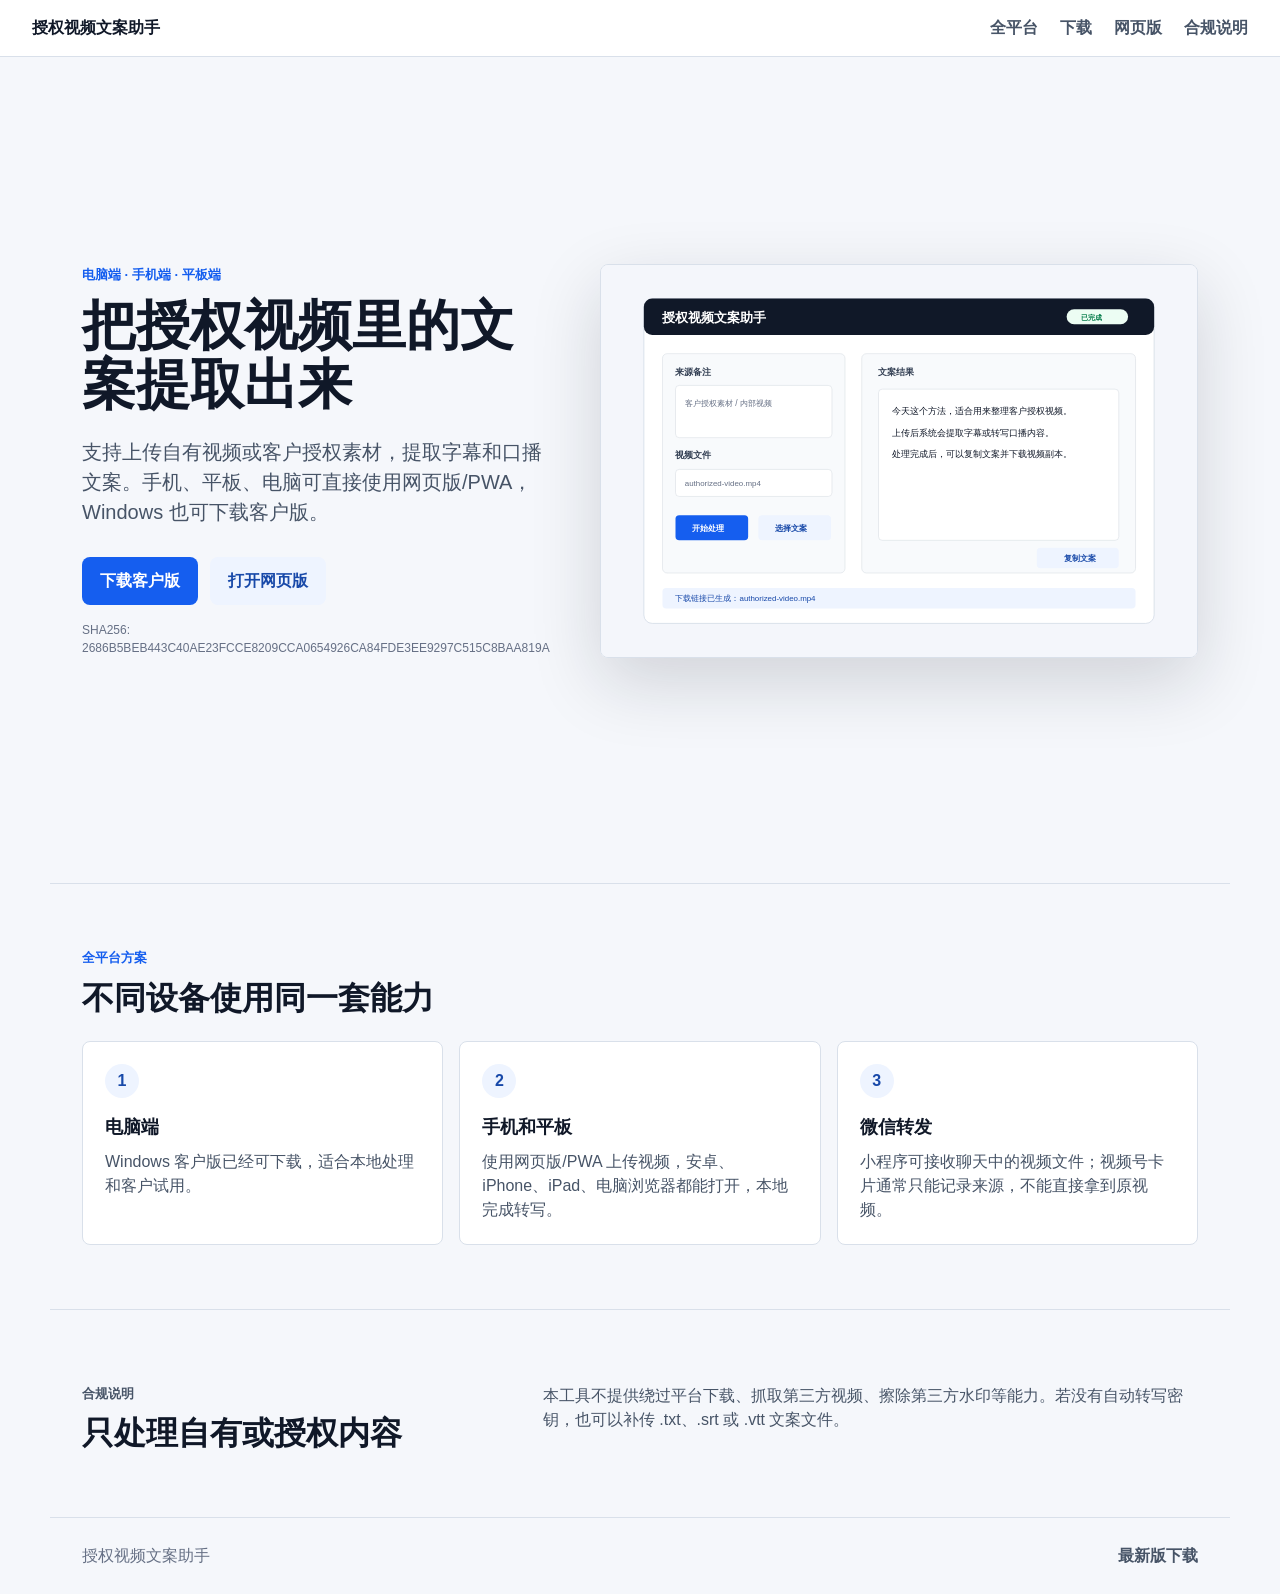
<file: index.html>
<!doctype html>
<html lang="zh-CN">
  <head>
    <meta charset="UTF-8" />
    <meta name="viewport" content="width=device-width, initial-scale=1.0" />
    <title>授权视频文案助手</title>
    <meta name="description" content="授权视频文案助手全平台产品页。" />
    <link rel="stylesheet" href="./styles.css" />
  </head>
  <body>
    <header class="site-header">
      <a class="brand" href="./">授权视频文案助手</a>
      <nav>
        <a href="#platforms">全平台</a>
        <a href="#download">下载</a>
        <a href="./app.html">网页版</a>
        <a href="#safe">合规说明</a>
      </nav>
    </header>

    <main>
      <section class="hero">
        <div class="hero-copy">
          <p class="eyebrow">电脑端 · 手机端 · 平板端</p>
          <h1>把授权视频里的文案提取出来</h1>
          <p class="lead">支持上传自有视频或客户授权素材，提取字幕和口播文案。手机、平板、电脑可直接使用网页版/PWA，Windows 也可下载客户版。</p>
          <div class="hero-actions" id="download">
            <a class="primary-button" href="https://github.com/1837548668-dot/video-copy-assistant/releases/latest/download/video-copy-assistant-client.zip">下载客户版</a>
            <a class="secondary-button" href="./app.html">打开网页版</a>
          </div>
          <p class="checksum">SHA256: 2686B5BEB443C40AE23FCCE8209CCA0654926CA84FDE3EE9297C515C8BAA819A</p>
        </div>

        <figure class="product-shot" aria-label="软件界面预览">
          <img src="./assets/product-preview.svg" alt="授权视频文案助手界面预览" />
        </figure>
      </section>

      <section class="content-band" id="platforms">
        <div class="section-head">
          <p class="eyebrow">全平台方案</p>
          <h2>不同设备使用同一套能力</h2>
        </div>
        <div class="steps">
          <article>
            <span>1</span>
            <h3>电脑端</h3>
            <p>Windows 客户版已经可下载，适合本地处理和客户试用。</p>
          </article>
          <article>
            <span>2</span>
            <h3>手机和平板</h3>
            <p>使用网页版/PWA 上传视频，安卓、iPhone、iPad、电脑浏览器都能打开，本地完成转写。</p>
          </article>
          <article>
            <span>3</span>
            <h3>微信转发</h3>
            <p>小程序可接收聊天中的视频文件；视频号卡片通常只能记录来源，不能直接拿到原视频。</p>
          </article>
        </div>
      </section>

      <section class="content-band split" id="safe">
        <div>
          <p class="eyebrow">合规说明</p>
          <h2>只处理自有或授权内容</h2>
        </div>
        <p>本工具不提供绕过平台下载、抓取第三方视频、擦除第三方水印等能力。若没有自动转写密钥，也可以补传 .txt、.srt 或 .vtt 文案文件。</p>
      </section>
    </main>

    <footer>
      <span>授权视频文案助手</span>
      <a href="https://github.com/1837548668-dot/video-copy-assistant/releases/latest">最新版下载</a>
    </footer>
  </body>
</html>
</file>
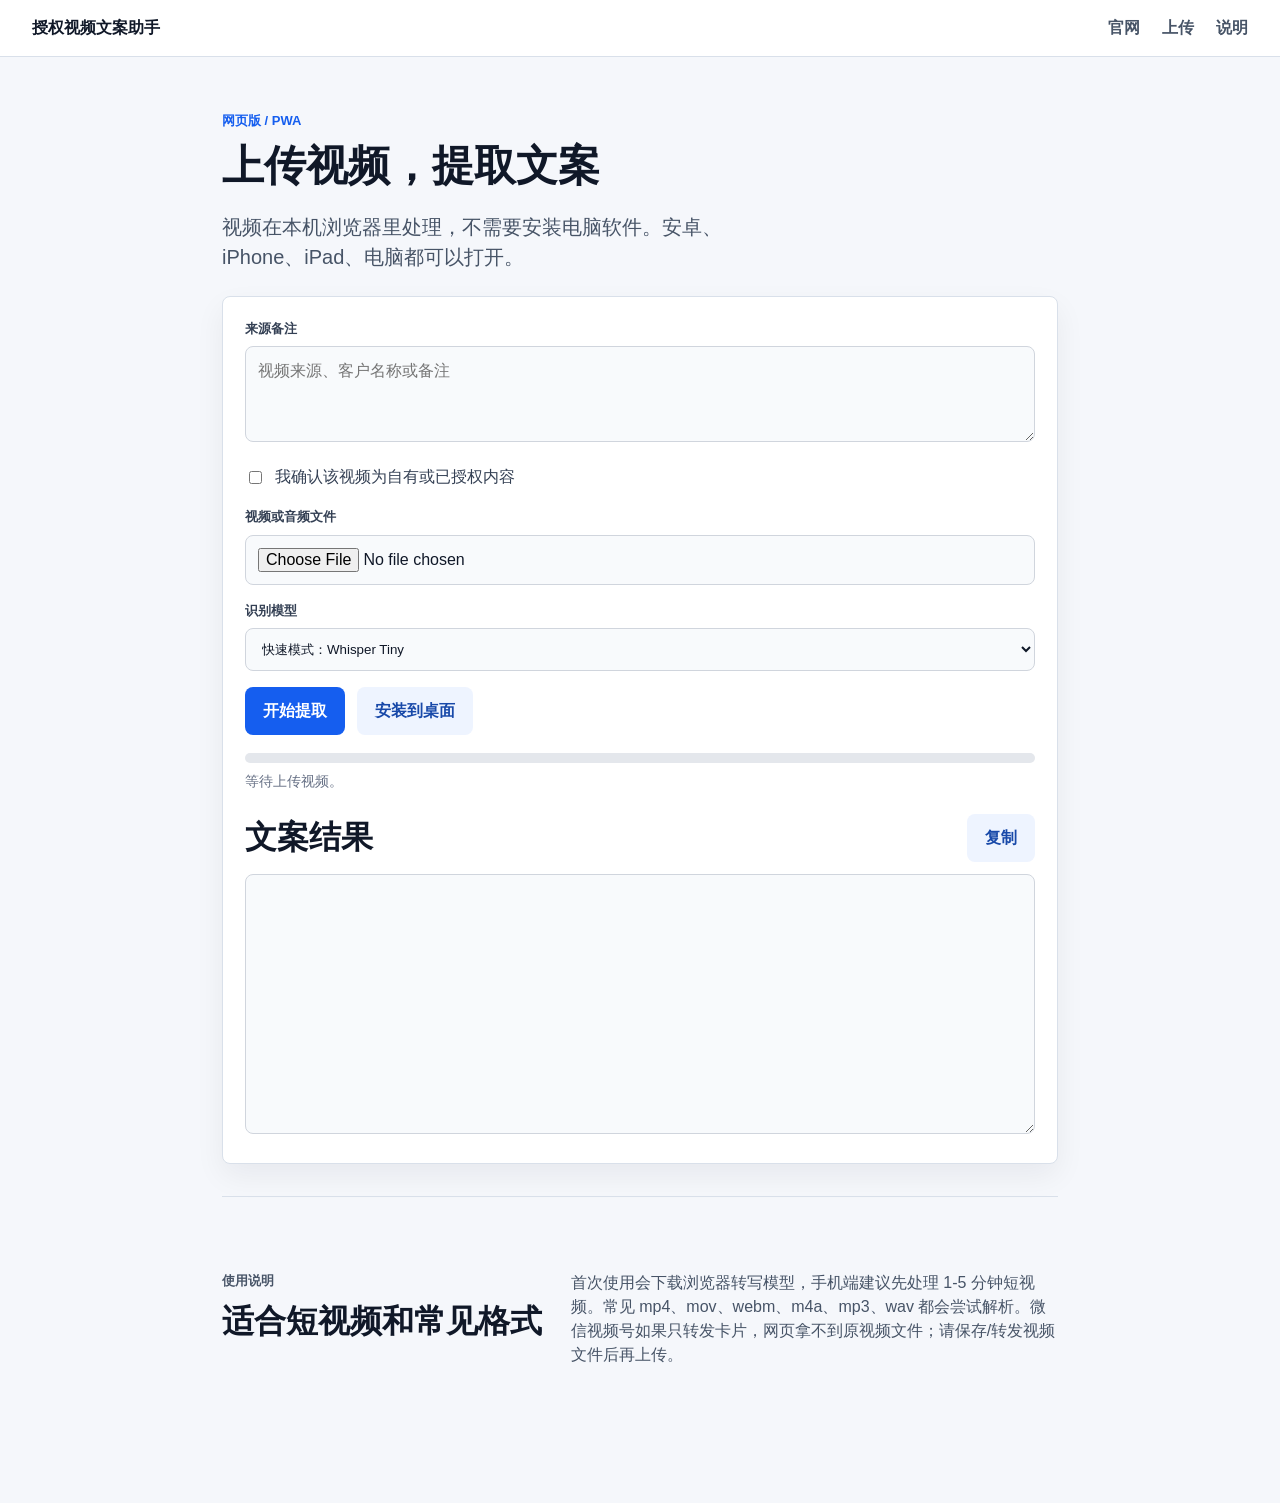
<file: app.html>
<!doctype html>
<html lang="zh-CN">
  <head>
    <meta charset="UTF-8" />
    <meta name="viewport" content="width=device-width, initial-scale=1.0" />
    <meta name="theme-color" content="#101828" />
    <title>在线提取文案｜授权视频文案助手</title>
    <meta name="description" content="手机、平板、电脑都能用的视频文案本地提取工具。" />
    <link rel="manifest" href="./manifest.webmanifest" />
    <link rel="stylesheet" href="./styles.css" />
  </head>
  <body>
    <header class="site-header">
      <a class="brand" href="./">授权视频文案助手</a>
      <nav>
        <a href="./">官网</a>
        <a href="#upload">上传</a>
        <a href="#notice">说明</a>
      </nav>
    </header>

    <main>
      <section class="webapp-shell" id="upload">
        <div class="section-head">
          <p class="eyebrow">网页版 / PWA</p>
          <h1>上传视频，提取文案</h1>
          <p class="lead">视频在本机浏览器里处理，不需要安装电脑软件。安卓、iPhone、iPad、电脑都可以打开。</p>
        </div>

        <section class="panel webapp-panel">
          <label class="field">
            <span>来源备注</span>
            <textarea id="sourceUrl" placeholder="视频来源、客户名称或备注"></textarea>
          </label>

          <label class="check-row">
            <input id="ownershipConfirmed" type="checkbox" />
            <span>我确认该视频为自有或已授权内容</span>
          </label>

          <label class="file-picker">
            <span>视频或音频文件</span>
            <input id="videoFile" type="file" accept="video/*,audio/*" />
          </label>

          <label class="field">
            <span>识别模型</span>
            <select id="modelName">
              <option value="onnx-community/whisper-tiny" selected>快速模式：Whisper Tiny</option>
              <option value="onnx-community/whisper-base">更准模式：Whisper Base</option>
            </select>
          </label>

          <div class="action-line">
            <button id="processBtn" class="primary-button button-reset" type="button">开始提取</button>
            <button id="installBtn" class="secondary-button button-reset" type="button" hidden>安装到桌面</button>
          </div>

          <div class="progress-area">
            <div class="progress-bar">
              <span id="progressFill"></span>
            </div>
            <p id="statusText">等待上传视频。</p>
          </div>

          <div class="result-box">
            <div class="section-head compact-head">
              <h2>文案结果</h2>
              <button id="copyBtn" class="secondary-button button-reset" type="button">复制</button>
            </div>
            <textarea id="transcript" readonly></textarea>
          </div>
        </section>

        <section class="content-band split inline-band" id="notice">
          <div>
            <p class="eyebrow">使用说明</p>
            <h2>适合短视频和常见格式</h2>
          </div>
          <p>首次使用会下载浏览器转写模型，手机端建议先处理 1-5 分钟短视频。常见 mp4、mov、webm、m4a、mp3、wav 都会尝试解析。微信视频号如果只转发卡片，网页拿不到原视频文件；请保存/转发视频文件后再上传。</p>
        </section>
      </section>
    </main>

    <script type="importmap">
      {
        "imports": {
          "onnxruntime-web/webgpu": "https://cdn.jsdelivr.net/npm/onnxruntime-web@1.26.0-dev.20260416-b7804b056c/dist/ort.webgpu.min.mjs",
          "onnxruntime-common": "https://cdn.jsdelivr.net/npm/onnxruntime-common@1.24.0-dev.20251116-b39e144322/dist/esm/index.js"
        }
      }
    </script>
    <script type="module" src="./app.js?v=20260617-fix6"></script>
  </body>
</html>
</file>
<file: styles.css>
:root {
  color: #101828;
  font-family: "Microsoft YaHei", "Segoe UI", sans-serif;
  font-size: 16px;
  line-height: 1.5;
  background: #f5f7fb;
}

* {
  box-sizing: border-box;
}

body {
  margin: 0;
}

a {
  color: inherit;
  text-decoration: none;
}

button,
input,
textarea {
  font: inherit;
}

.site-header {
  align-items: center;
  background: rgba(255, 255, 255, 0.92);
  border-bottom: 1px solid #d9e0ea;
  display: flex;
  justify-content: space-between;
  left: 0;
  padding: 16px 32px;
  position: sticky;
  right: 0;
  top: 0;
  z-index: 10;
}

.brand {
  font-weight: 800;
}

nav {
  display: flex;
  gap: 22px;
}

nav a,
footer a {
  color: #475467;
  font-weight: 700;
}

.hero {
  align-items: center;
  display: grid;
  gap: 48px;
  grid-template-columns: minmax(320px, 0.88fr) minmax(360px, 1.12fr);
  margin: 0 auto;
  max-width: 1180px;
  min-height: calc(100vh - 74px);
  padding: 54px 32px 72px;
}

.eyebrow {
  color: #155eef;
  font-size: 13px;
  font-weight: 800;
  letter-spacing: 0;
  margin: 0 0 12px;
}

h1,
h2,
h3,
p {
  margin: 0;
}

h1 {
  font-size: 54px;
  line-height: 1.08;
  max-width: 640px;
}

h2 {
  font-size: 32px;
  line-height: 1.18;
}

h3 {
  font-size: 18px;
  line-height: 1.3;
}

.lead {
  color: #475467;
  font-size: 20px;
  margin-top: 24px;
  max-width: 580px;
}

.hero-actions {
  display: flex;
  flex-wrap: wrap;
  gap: 12px;
  margin-top: 30px;
}

.primary-button,
.secondary-button {
  border-radius: 8px;
  display: inline-flex;
  font-weight: 800;
  min-height: 46px;
  padding: 12px 18px;
}

.primary-button {
  background: #155eef;
  color: #ffffff;
}

.secondary-button {
  background: #eef4ff;
  color: #1849a9;
}

.checksum {
  color: #667085;
  font-size: 12px;
  margin-top: 16px;
  overflow-wrap: anywhere;
}

.product-shot {
  margin: 0;
}

.product-shot img {
  border: 1px solid #d9e0ea;
  border-radius: 8px;
  box-shadow: 0 24px 70px rgba(16, 24, 40, 0.16);
  display: block;
  width: 100%;
}

.content-band {
  border-top: 1px solid #d9e0ea;
  margin: 0 auto;
  max-width: 1180px;
  padding: 64px 32px;
}

.section-head {
  margin-bottom: 24px;
}

.steps {
  display: grid;
  gap: 16px;
  grid-template-columns: repeat(3, minmax(0, 1fr));
}

.steps article {
  background: #ffffff;
  border: 1px solid #d9e0ea;
  border-radius: 8px;
  padding: 22px;
}

.panel {
  background: #ffffff;
  border: 1px solid #d9e0ea;
  border-radius: 8px;
  box-shadow: 0 12px 30px rgba(16, 24, 40, 0.06);
  padding: 22px;
}

.webapp-shell {
  margin: 0 auto;
  max-width: 900px;
  min-height: calc(100vh - 74px);
  padding: 54px 32px 72px;
}

.webapp-shell h1 {
  font-size: 42px;
}

.webapp-panel {
  margin-top: 24px;
}

.field,
.file-picker {
  display: block;
  margin-bottom: 16px;
}

.field span,
.file-picker span {
  color: #344054;
  display: block;
  font-size: 13px;
  font-weight: 800;
  margin-bottom: 8px;
}

.field input,
.field textarea,
.field select,
.file-picker input,
.result-box textarea {
  background: #f8fafc;
  border: 1px solid #d0d5dd;
  border-radius: 8px;
  color: #101828;
  outline: none;
  padding: 12px;
  width: 100%;
}

.field textarea {
  height: 96px;
  resize: vertical;
}

.check-row {
  align-items: center;
  color: #344054;
  display: flex;
  gap: 10px;
  margin: 10px 0 18px;
}

.button-reset {
  border: 0;
  cursor: pointer;
}

.button-reset:disabled {
  cursor: not-allowed;
  opacity: 0.5;
}

.action-line {
  display: flex;
  flex-wrap: wrap;
  gap: 12px;
}

.progress-area {
  margin-top: 18px;
}

.progress-bar {
  background: #e4e7ec;
  border-radius: 999px;
  height: 10px;
  overflow: hidden;
}

.progress-bar span {
  background: #155eef;
  display: block;
  height: 100%;
  transition: width 180ms ease;
  width: 0;
}

.progress-area p {
  color: #667085;
  font-size: 14px;
  margin-top: 8px;
}

.result-box {
  margin-top: 22px;
}

.compact-head {
  align-items: center;
  display: flex;
  justify-content: space-between;
  margin-bottom: 12px;
}

.result-box textarea {
  height: 260px;
  line-height: 1.7;
  resize: vertical;
}

.inline-band {
  margin-top: 32px;
  padding-left: 0;
  padding-right: 0;
}

.steps span {
  align-items: center;
  background: #eef4ff;
  border-radius: 999px;
  color: #1849a9;
  display: inline-flex;
  font-weight: 900;
  height: 34px;
  justify-content: center;
  margin-bottom: 18px;
  width: 34px;
}

.steps p,
.split p {
  color: #475467;
  margin-top: 10px;
}

.split {
  align-items: start;
  display: grid;
  gap: 24px;
  grid-template-columns: minmax(260px, 0.8fr) minmax(320px, 1.2fr);
}

footer {
  align-items: center;
  border-top: 1px solid #d9e0ea;
  color: #667085;
  display: flex;
  justify-content: space-between;
  margin: 0 auto;
  max-width: 1180px;
  padding: 26px 32px;
}

@media (max-width: 860px) {
  .site-header {
    align-items: flex-start;
    flex-direction: column;
    gap: 12px;
    padding: 14px 20px;
  }

  nav {
    gap: 14px;
  }

  .hero {
    grid-template-columns: 1fr;
    min-height: auto;
    padding: 42px 20px 52px;
  }

  h1 {
    font-size: 40px;
  }

  .lead {
    font-size: 18px;
  }

  .content-band,
  footer {
    padding-left: 20px;
    padding-right: 20px;
  }

  .steps,
  .split {
    grid-template-columns: 1fr;
  }

  footer {
    align-items: flex-start;
    flex-direction: column;
    gap: 10px;
  }
}
</file>
